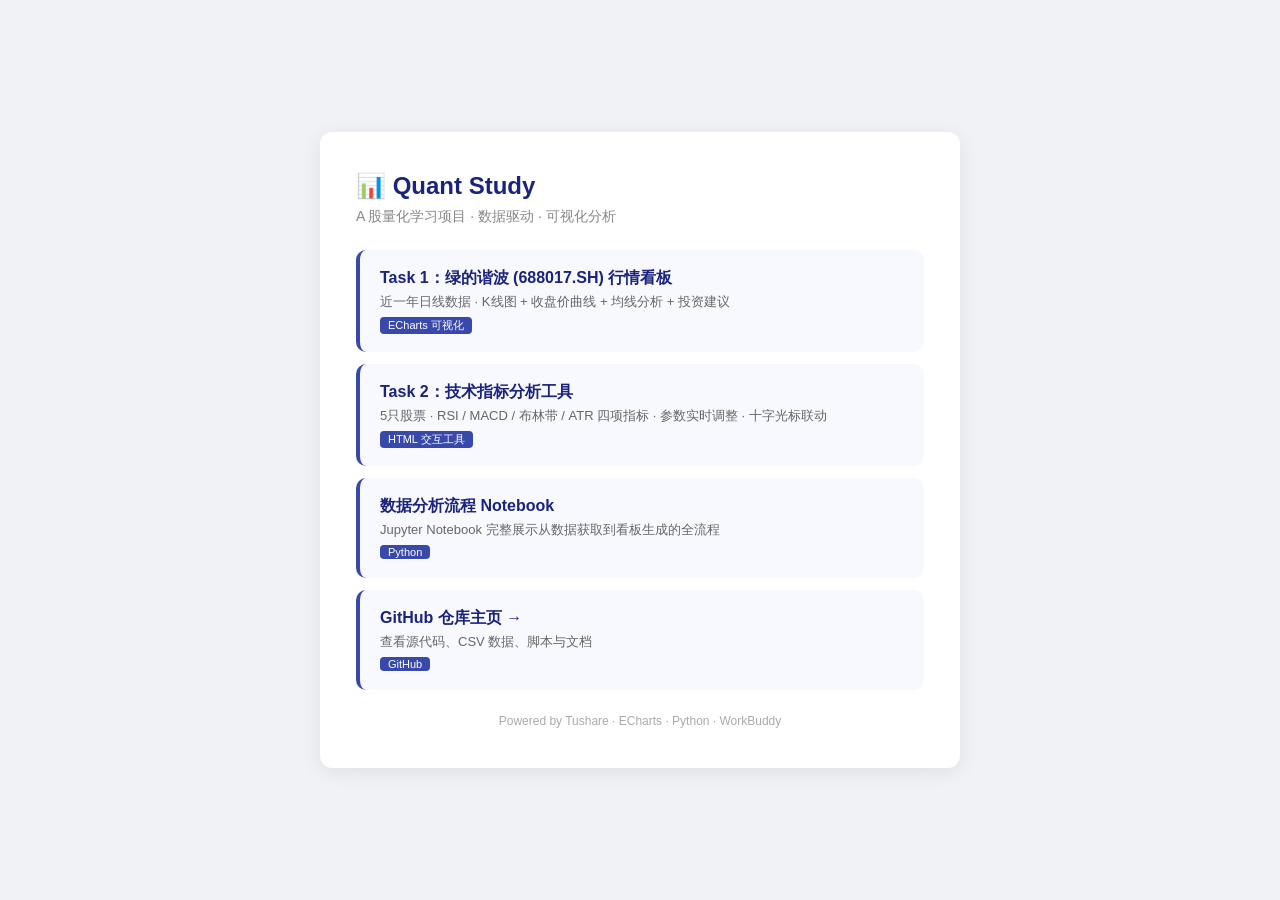
<file: index.html>
<!DOCTYPE html>
<html lang="zh-CN">
<head>
<meta charset="UTF-8">
<meta name="viewport" content="width=device-width, initial-scale=1.0">
<title>Quant Study - 量化学习项目</title>
<style>
  * { margin: 0; padding: 0; box-sizing: border-box; }
  body {
    font-family: -apple-system, "Microsoft YaHei", "PingFang SC", sans-serif;
    background: #f0f2f5; color: #333;
    display: flex; align-items: center; justify-content: center;
    min-height: 100vh; padding: 24px;
  }
  .card {
    max-width: 640px; width: 100%;
    background: #fff; border-radius: 12px;
    box-shadow: 0 4px 20px rgba(0,0,0,0.08);
    padding: 40px 36px;
  }
  h1 { font-size: 24px; color: #1a237e; margin-bottom: 8px; }
  .sub { color: #888; font-size: 14px; margin-bottom: 24px; }
  .task {
    display: block; padding: 18px 20px; margin-bottom: 12px;
    background: #f8f9ff; border-radius: 10px;
    border-left: 4px solid #3949ab;
    text-decoration: none; color: #333;
    transition: background 0.2s;
  }
  .task:hover { background: #eef0ff; }
  .task .title { font-size: 16px; font-weight: 700; color: #1a237e; }
  .task .desc { font-size: 13px; color: #666; margin-top: 4px; }
  .task .badge {
    display: inline-block; font-size: 11px;
    background: #3949ab; color: #fff;
    padding: 1px 8px; border-radius: 4px; margin-top: 6px;
  }
  .footer {
    text-align: center; color: #aaa; font-size: 12px;
    margin-top: 24px;
  }
</style>
</head>
<body>
<div class="card">
  <h1>📊 Quant Study</h1>
  <div class="sub">A 股量化学习项目 · 数据驱动 · 可视化分析</div>

  <a class="task" href="Task1/绿的谐波_行情看板.html">
    <div class="title">Task 1：绿的谐波 (688017.SH) 行情看板</div>
    <div class="desc">近一年日线数据 · K线图 + 收盘价曲线 + 均线分析 + 投资建议</div>
    <span class="badge">ECharts 可视化</span>
  </a>

  <a class="task" href="tech_indicator_tool/index.html">
    <div class="title">Task 2：技术指标分析工具</div>
    <div class="desc">5只股票 · RSI / MACD / 布林带 / ATR 四项指标 · 参数实时调整 · 十字光标联动</div>
    <span class="badge">HTML 交互工具</span>
  </a>

  <a class="task" href="Task1/绿的谐波_数据分析流程.ipynb">
    <div class="title">数据分析流程 Notebook</div>
    <div class="desc">Jupyter Notebook 完整展示从数据获取到看板生成的全流程</div>
    <span class="badge">Python</span>
  </a>

  <a class="task" href="https://github.com/Huxiaojiao7/Quant-Study">
    <div class="title">GitHub 仓库主页 →</div>
    <div class="desc">查看源代码、CSV 数据、脚本与文档</div>
    <span class="badge">GitHub</span>
  </a>

  <div class="footer">
    Powered by Tushare · ECharts · Python · WorkBuddy
  </div>
</div>
</body>
</html>
</file>
